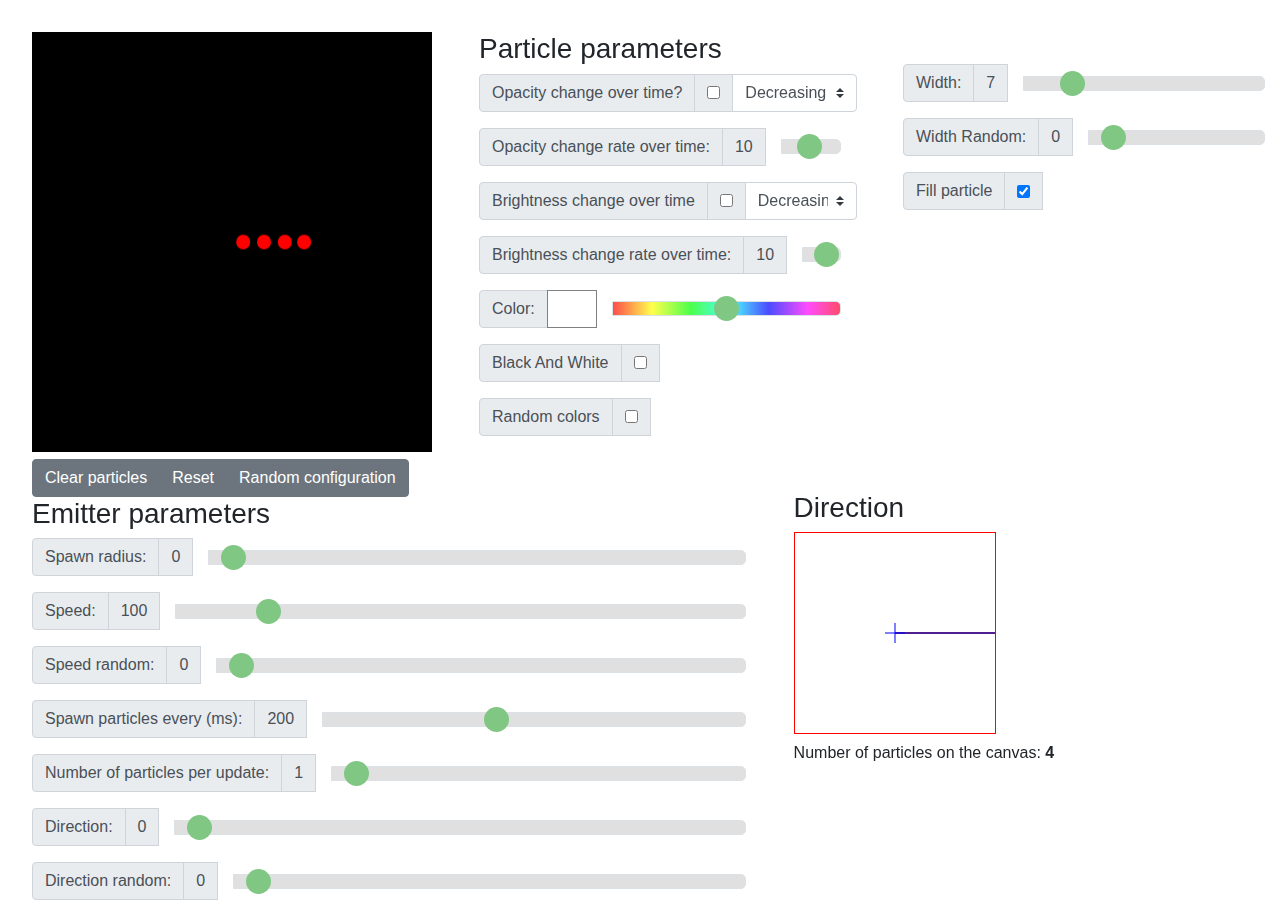
<file: index.html>
<!DOCTYPE HTML>
<html>
    <head>
        <script
                src="https://code.jquery.com/jquery-3.3.1.min.js"
                integrity="sha256-FgpCb/KJQlLNfOu91ta32o/NMZxltwRo8QtmkMRdAu8="
                crossorigin="anonymous"></script>
        <script type="text/javascript" src="bootstrap.min.js"></script>
        <script type="text/javascript" src="bootstrap.bundle.min.js "></script>

        <script type="text/javascript" src="index.js"></script>
        <script type="text/javascript" src="emitter.js"></script>
        <script type="text/javascript" src="particle.js"></script>
        <script type="text/javascript" src="modifiers.js"></script>

        <link rel="stylesheet" href="bootstrap.min.css"/>
        <link rel="stylesheet" href="style.css"/>
    </head>
    <body>
        <div id="header">
            <canvas id="canvas"></canvas>
            <div class="container particleParam">
                <h3>Particle parameters</h3>
                <!--Alpha-->
                <div class="input-group mb-3">
                    <div class="input-group-prepend">
                        <span class="input-group-text">Opacity change over time?</span>
                        <div class="input-group-text">
                            <input type="checkbox" id="opacityCheck">
                        </div>
                    </div>
                    <select class="custom-select" id="opacitySelect">
                        <option value="1">Increasing</option>
                        <option selected value="-1">Decreasing</option>
                    </select>
                </div>
                <div class="input-group mb-3">
                    <div class="input-group-prepend">
                        <span class="input-group-text">Opacity change rate over time:</span>
                        <span class="input-group-text" id="val_opacityCoef">10</span>
                    </div>
                    <input type="range" min="2" max="60" value="20" step="2" class="form-control slider" id="opacityCoef">
                </div>
                <!-- Brightness -->
                <div class="input-group mb-3">
                    <div class="input-group-prepend">
                        <span class="input-group-text">Brightness change over time</span>
                        <div class="input-group-text">
                            <input type="checkbox" id="brightnessCheck">
                        </div>
                    </div>

                    <select class="custom-select" id="brightnessSelect">
                        <option value="1">Increasing</option>
                        <option selected value="-1">Decreasing</option>
                    </select>
                </div>
                <div class="input-group mb-3">
                    <div class="input-group-prepend">
                        <span class="input-group-text">Brightness change rate over time:</span>
                        <span class="input-group-text" id="val_brightnessCoef">10</span>
                    </div>
                    <input type="range" min="2" max="100" value="10" step="2" class="slider form-control" id="brightnessCoef">

                </div>
                <!-- Color Picker -->
                <div class="input-group mb-3">
                    <div class="input-group-prepend">
                        <span class="input-group-text">Color:</span>
                        <div class="input-group-text" id="currColor"></div>
                    </div>
                    <input type="range" class="slider form-control" id="rangeColorPicker" min="0" max="360" step="1"/>

                </div>
                <div class="input-group mb-3">
                    <div class="input-group-prepend">
                        <span class="input-group-text">Black And White</span>
                        <div class="input-group-text">
                            <input type="checkbox" id="baw">
                        </div>
                    </div>
                </div>
                <div class="input-group mb-3">
                    <div class="input-group-prepend">
                        <span class="input-group-text">Random colors</span>
                        <div class="input-group-text">
                            <input type="checkbox" id="rndColor">
                        </div>
                    </div>
                </div>
            </div>
            <div class="container particleParam">
                <div class="input-group mb-3">
                    <div class="input-group-prepend">
                        <span class="input-group-text">Width:</span>
                        <div class="input-group-text" id="val_width">7</div>
                    </div>
                    <input type="range" class="slider form-control" id="width" min="1" max="50" step="1" value="7"/>
                </div>
                <div class="input-group mb-3">
                    <div class="input-group-prepend">
                        <span class="input-group-text">Width Random:</span>
                        <div class="input-group-text" id="val_widthRandom">0</div>
                    </div>
                    <input type="range" class="slider form-control" id="widthRandom" min="0" max="50" step="1" value="0"/>
                </div>
                <div class="input-group mb-3">
                    <div class="input-group-prepend">
                        <span class="input-group-text">Fill particle</span>
                        <div class="input-group-text">
                            <input type="checkbox" checked id="fill">
                        </div>
                    </div>
                </div>
            </div>
        </div>

        <div id="emitParam">
            <div>
                <div class="btn-group" role="group">
                    <button class="btn btn-secondary" onclick="e.particles=[];">Clear particles</button>
                    <button class="btn btn-secondary" onclick="reset()">Reset</button>
                    <button class="btn btn-secondary" onclick="randomize()">Random configuration</button>
                </div>
                <h3>Emitter parameters</h3>
                <div class="input-group mb-3">
                    <div class="input-group-prepend">
                        <span class="input-group-text">Spawn radius:</span>
                        <span class="input-group-text" id="val_spawnRadius">0</span>
                    </div>
                    <input type="range" min="0" max="100" value="0" class="slider form-control" id="spawnRadius">
                </div>
                <div class="input-group mb-3">
                    <div class="input-group-prepend">
                        <span class="input-group-text">Speed:</span>
                        <span class="input-group-text" id="val_speed">100</span>
                    </div>
                    <input type="range" min="40" max="500" value="100" class="slider form-control" step="5" id="speed">
                </div>
                <div class="input-group mb-3">
                    <div class="input-group-prepend">
                        <span class="input-group-text">Speed random:</span>
                        <span class="input-group-text" id="val_speedRandom">0</span>
                    </div>
                    <input type="range" min="0" max="100" value="0" step="1" class="slider form-control" id="speedRandom">
                </div>
                <div class="input-group mb-3">
                    <div class="input-group-prepend">
                        <span class="input-group-text">Spawn particles every (ms):</span>
                        <span class="input-group-text" id="val_emitUpRate">200</span>
                    </div>
                    <input type="range" min="0" max="500" value="200" class="slider form-control" id="emitUpRate" step="5">
                </div>
                <div class="input-group mb-3">
                    <div class="input-group-prepend">
                        <span class="input-group-text">Number of particles per update:</span>
                        <span class="input-group-text" id="val_partAddRate">1</span>
                    </div>
                    <input type="range" min="1" max="50" value="1" class="slider form-control" id="partAddRate" >
                </div>
                <div class="input-group mb-3">
                    <div class="input-group-prepend">
                        <span class="input-group-text">Direction:</span>
                        <span class="input-group-text" id="val_direction">0</span>
                    </div>
                    <input type="range" min="0" max="360" value="0" class="slider form-control" step="1" id="direction">
                </div>
                <div class="input-group mb-3">
                    <div class="input-group-prepend">
                        <span class="input-group-text">Direction random:</span>
                        <span class="input-group-text" id="val_directionRandom">0</span>
                    </div>
                    <input type="range" min="0" max="180" value="0" class="slider form-control" step="1" id="directionRandom">
                </div>
            </div>
            <div id="propertyDisplay">
                <h3>Direction</h3>
                <canvas id="velocityCanvas" width="100" height="100"></canvas>
                <p>Number of particles on the canvas: <strong id="particleNb"></strong></p>
            </div>
        </div>

    </body>
</html>
</file>
<file: style.css>
.slider {
    -webkit-appearance: none;
    width: 100%;
    height: 15px;
    border-radius: 5px;   
    background: #d3d3d3;
    outline: none;
    opacity: 0.7;
    -webkit-transition: .2s;
    transition: opacity .2s;
}
.slider::-webkit-slider-thumb {
    -webkit-appearance: none;
    appearance: none;
    width: 25px;
    height: 25px;
    border-radius: 50%; 
    background: #4CAF50;
    cursor: pointer;
}
.slider::-moz-range-thumb {
    width: 25px;
    height: 25px;
    border-radius: 50%;
    background: #4CAF50;
    cursor: pointer;
}
.input-group.mb-3>.slider{
    margin:auto 1em;
}
#emitParam {
    margin:0 2em;
    display: flex;
}
#emitParam>*:first-child {
    width:60%;
}
#propertyDisplay {
    margin:2em;
    display:block;
}
#velocityCanvas {
    border:1px solid red;
}
#currColor {
    width:50px;
    border:1px solid gray;
}
#header{
    width:100%;
    display:inline-flex;
    margin:2em;
    margin-bottom:0;
}
#canvas{
    margin-right:1em;
}
.particleParam:first-of-type{
  margin-left: 1em;
}
.particleParam:nth-of-type(2) {
    margin:2em 1em;
}
</file>
